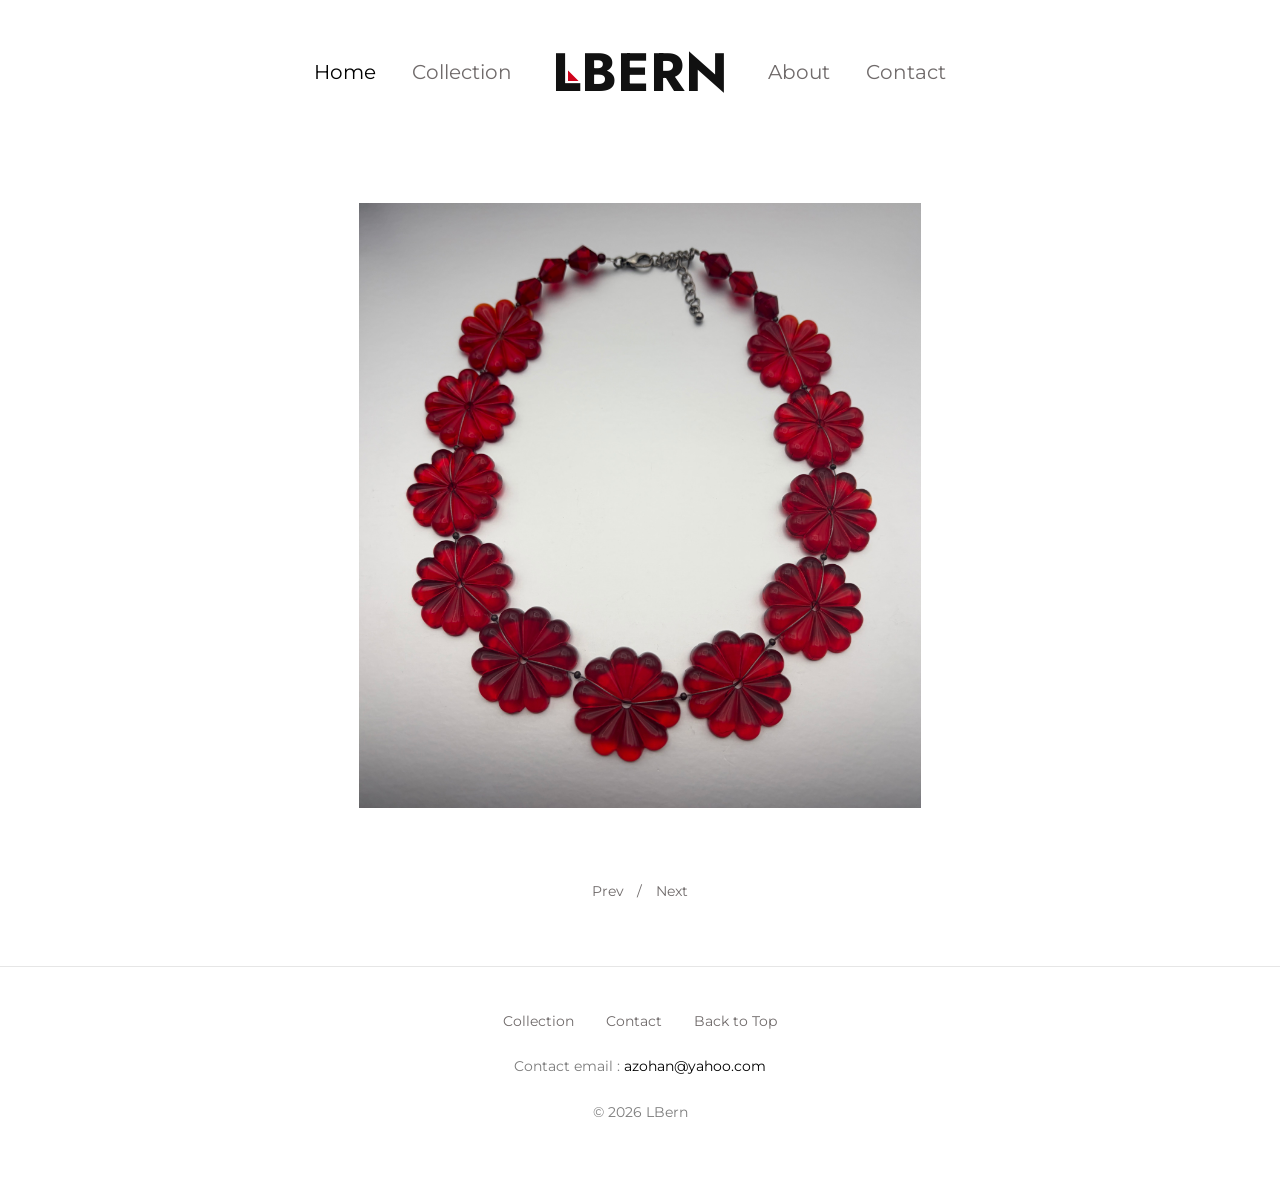
<file: index.html>
<!doctype html>
<html lang="en">
<head>
  <meta charset="utf-8">
  <meta name="viewport" content="width=device-width, initial-scale=1">
  <title>LBern</title>
  <meta name="description" content="LBern — handmade necklaces and jewelry.">
  <link rel="preconnect" href="https://fonts.googleapis.com">
  <link rel="preconnect" href="https://fonts.gstatic.com" crossorigin>
  <link href="https://fonts.googleapis.com/css2?family=Jost:wght@400;700&family=Montserrat:wght@400;600&display=swap" rel="stylesheet">
  <link rel="stylesheet" href="css/style.css">
</head>
<body id="top">
  <header id="header"></header>
  <main>
    <section id="slideshow" aria-label="Featured pieces"></section>
  </main>
  <footer id="footer"></footer>
  <script src="js/photos.js"></script>
  <script src="js/site.js"></script>
</body>
</html>
</file>
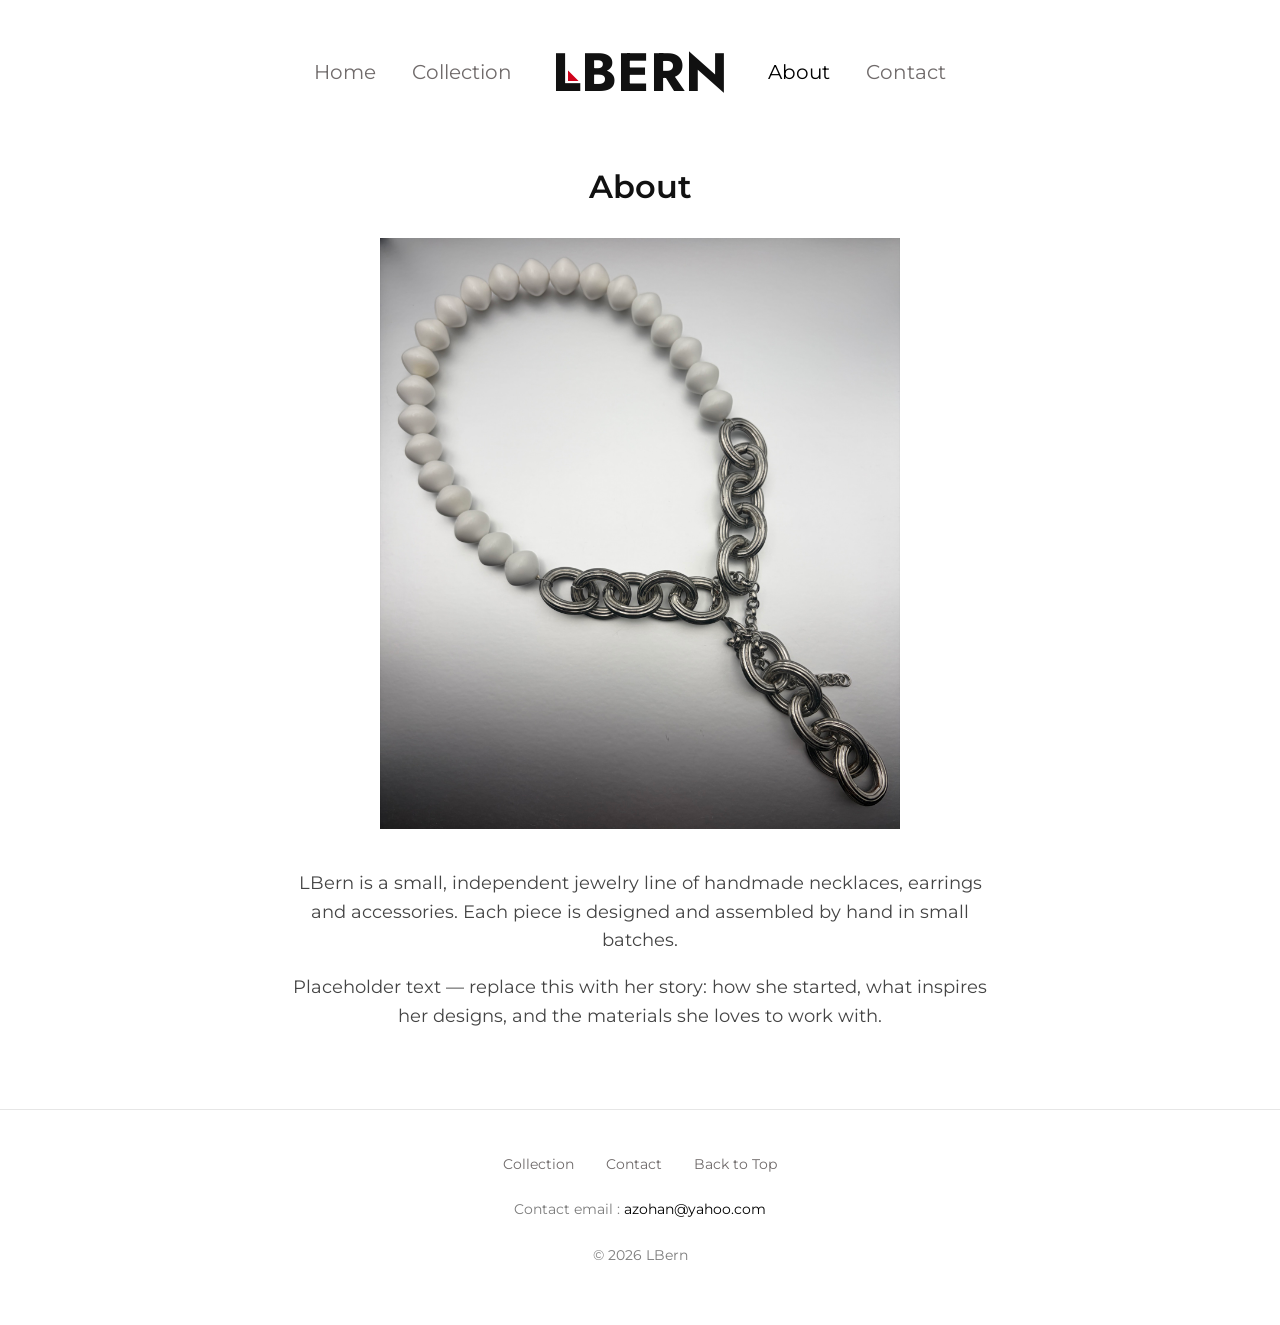
<file: about.html>
<!doctype html>
<html lang="en">
<head>
  <meta charset="utf-8">
  <meta name="viewport" content="width=device-width, initial-scale=1">
  <title>About — LBern</title>
  <meta name="description" content="LBern — handmade necklaces and jewelry.">
  <link rel="preconnect" href="https://fonts.googleapis.com">
  <link rel="preconnect" href="https://fonts.gstatic.com" crossorigin>
  <link href="https://fonts.googleapis.com/css2?family=Jost:wght@400;700&family=Montserrat:wght@400;600&display=swap" rel="stylesheet">
  <link rel="stylesheet" href="css/style.css">
</head>
<body id="top">
  <header id="header"></header>
  <main>
    <article class="text-page">
      <h1>About</h1>
      <img src="images/IMG_5002.jpg" alt="LBern necklace">
      <p>LBern is a small, independent jewelry line of handmade necklaces, earrings and accessories. Each piece is designed and assembled by hand in small batches.</p>
      <p>Placeholder text — replace this with her story: how she started, what inspires her designs, and the materials she loves to work with.</p>
    </article>
  </main>
  <footer id="footer"></footer>
  <script src="js/photos.js"></script>
  <script src="js/site.js"></script>
</body>
</html>
</file>
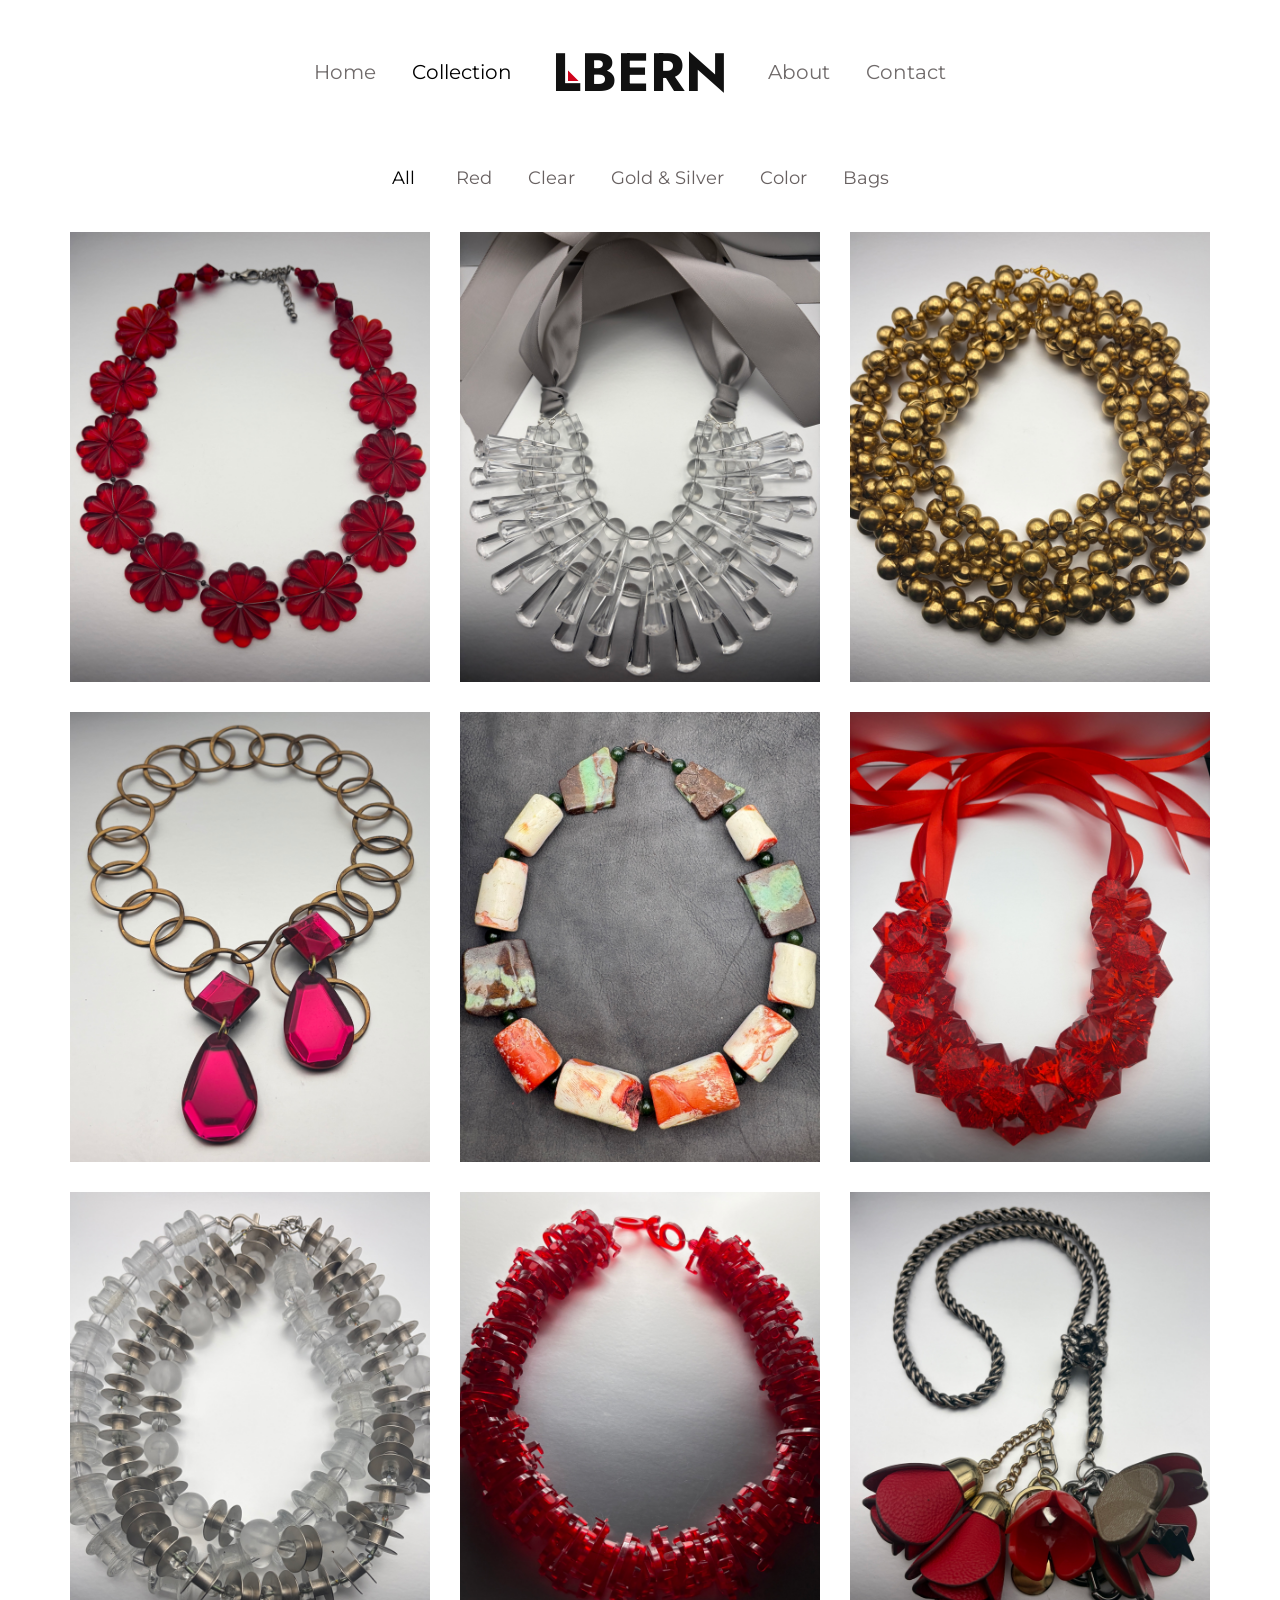
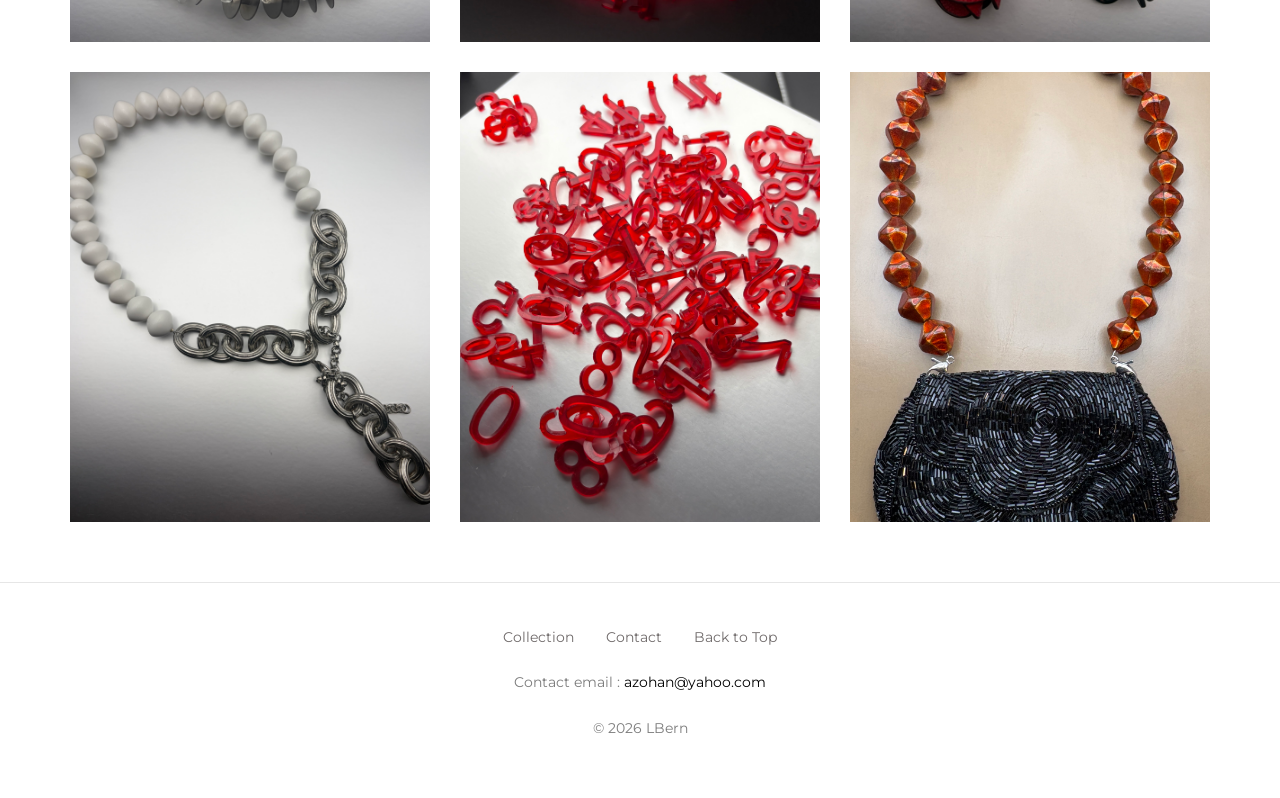
<file: collection.html>
<!doctype html>
<html lang="en">
<head>
  <meta charset="utf-8">
  <meta name="viewport" content="width=device-width, initial-scale=1">
  <title>Collection — LBern</title>
  <meta name="description" content="LBern — handmade necklaces and jewelry.">
  <link rel="preconnect" href="https://fonts.googleapis.com">
  <link rel="preconnect" href="https://fonts.gstatic.com" crossorigin>
  <link href="https://fonts.googleapis.com/css2?family=Jost:wght@400;700&family=Montserrat:wght@400;600&display=swap" rel="stylesheet">
  <link rel="stylesheet" href="css/style.css">
</head>
<body id="top">
  <header id="header"></header>
  <main>
    <nav id="category-nav" aria-label="Categories"></nav>
    <section id="grid"></section>
  </main>
  <div id="lightbox" hidden>
    <button class="lb-close">Close</button>
    <button class="lb-prev">Prev</button>
    <img alt="">
    <button class="lb-next">Next</button>
  </div>
  <footer id="footer"></footer>
  <script src="js/photos.js"></script>
  <script src="js/site.js"></script>
</body>
</html>
</file>
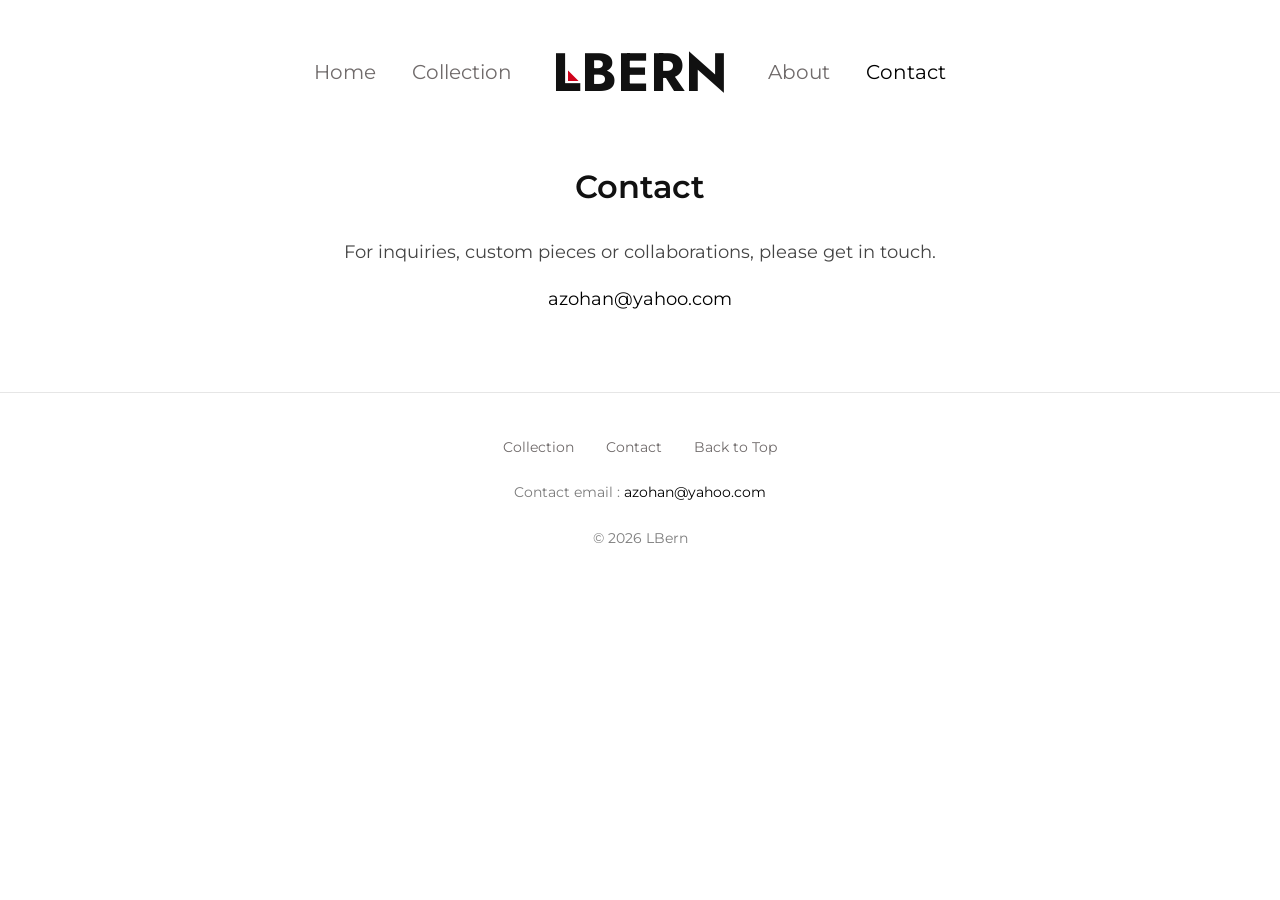
<file: contact.html>
<!doctype html>
<html lang="en">
<head>
  <meta charset="utf-8">
  <meta name="viewport" content="width=device-width, initial-scale=1">
  <title>Contact — LBern</title>
  <meta name="description" content="LBern — handmade necklaces and jewelry.">
  <link rel="preconnect" href="https://fonts.googleapis.com">
  <link rel="preconnect" href="https://fonts.gstatic.com" crossorigin>
  <link href="https://fonts.googleapis.com/css2?family=Jost:wght@400;700&family=Montserrat:wght@400;600&display=swap" rel="stylesheet">
  <link rel="stylesheet" href="css/style.css">
</head>
<body id="top">
  <header id="header"></header>
  <main>
    <article class="text-page">
      <h1>Contact</h1>
      <p>For inquiries, custom pieces or collaborations, please get in touch.</p>
      <p><a data-email href="#"></a></p>
    </article>
  </main>
  <footer id="footer"></footer>
  <script src="js/photos.js"></script>
  <script src="js/site.js"></script>
</body>
</html>
</file>
<file: css/style.css>
/* Colors and type mirror the reference site: white canvas, warm grey nav,
   near-black headings, Futura-style wordmark, Proxima-style body. */
:root {
  --bg: #fff;
  --text: #444;
  --heading: #111;
  --link: #000;
  --link-hover: #444;
  --nav: #706b6b;
  --nav-active: #000;
  --nav-hover: rgba(12, 8, 8, 0.95);
  --category: rgba(31, 20, 20, 0.68);
  --muted: rgba(68, 68, 68, 0.7);
  --rule: #e6e6e6;

  --font-title: "Jost", "Futura", "Century Gothic", sans-serif;
  --font-body: "Montserrat", "Helvetica Neue", Helvetica, Arial, sans-serif;

  --max-width: 1200px;
}

*, *::before, *::after { box-sizing: border-box; }

html { scroll-behavior: smooth; }

body {
  margin: 0;
  background: var(--bg);
  color: var(--text);
  font-family: var(--font-body);
  font-weight: 400;
  font-size: 18px;
  line-height: 1.6em;
  -webkit-font-smoothing: antialiased;
}
body.no-scroll { overflow: hidden; }

a, a:visited { color: var(--link); text-decoration: none; }
a:hover { color: var(--link-hover); }

h1, h2, h3 { color: var(--heading); font-weight: 600; line-height: 1.2em; }

img { max-width: 100%; display: block; }

button {
  font: inherit;
  color: inherit;
  background: none;
  border: 0;
  padding: 0;
  cursor: pointer;
}

/* ---------- Header (logo centered, navigation split either side) ---------- */
#header { padding: 40px 30px 30px; }

.header-inner {
  max-width: var(--max-width);
  margin: 0 auto;
  display: grid;
  grid-template-columns: 1fr auto 1fr;
  align-items: center;
  gap: 40px;
}

.site-title, .site-title:visited {
  font-family: var(--font-title);
  font-weight: 700;
  text-transform: uppercase;
  letter-spacing: 0;
  font-size: 54px;
  line-height: 1.2em;
  color: var(--heading);
}
.site-title:hover { color: var(--heading); }
/* Red right triangle tucked into the crook of the L (Jost 700: L is 0.528em
   wide, inner corner at 0.243em across, 0.145em up). Zero net width. */
.title-dot {
  display: inline-block;
  position: relative;
  bottom: 0.185em;
  width: 0.2em;
  height: 0.2em;
  margin: 0 0.045em 0 -0.245em;
  background: #d0021b;
  clip-path: polygon(0 0, 0 100%, 100% 100%);
}

.nav ul, .mobile-nav ul { list-style: none; margin: 0; padding: 0; }
.nav ul { display: flex; gap: 2em; }
.nav-left ul { justify-content: flex-end; }
.nav-right ul { justify-content: flex-start; }

.nav a, .nav a:visited, .mobile-nav a, .mobile-nav a:visited, .menu-toggle {
  font-family: var(--font-body);
  font-weight: 400;
  text-transform: capitalize;
  font-size: 20px;
  line-height: 40px;
  color: var(--nav);
}
.nav a:hover, .mobile-nav a:hover { color: var(--nav-hover); }
.nav .active a, .mobile-nav .active a { color: var(--nav-active); }

.menu-toggle { display: none; }
.mobile-nav { text-align: center; padding-top: 10px; }

/* ---------- Main ---------- */
main {
  max-width: var(--max-width);
  margin: 0 auto;
  padding: 20px 30px 60px;
}

.page-intro { text-align: center; max-width: 680px; margin: 0 auto 40px; }
.page-intro h1 { font-size: 32px; margin: 0 0 0.6em; }

/* ---------- Homepage slideshow ---------- */
#slideshow { max-width: 900px; margin: 0 auto; }

.slides {
  position: relative;
  aspect-ratio: 4 / 5;
  max-height: 78vh;
  margin: 0 auto;
  cursor: pointer;
}
.slides img {
  position: absolute;
  inset: 0;
  width: 100%;
  height: 100%;
  object-fit: contain;
  opacity: 0;
  transition: opacity 0.8s ease;
}
.slides img.active { opacity: 1; }

.gallery-controls {
  text-align: center;
  margin-top: 20px;
  font-size: 14px;
  letter-spacing: 1px;
  text-transform: uppercase;
  color: var(--nav);
}
.gallery-controls button:hover { color: var(--nav-active); }
.gallery-divider { margin: 0 0.6em; }

/* ---------- Collection ---------- */
#category-nav ul {
  list-style: none;
  margin: 0 0 30px;
  padding: 0;
  text-align: center;
}
#category-nav li { display: inline-block; margin: 0.5em 1em; }
#category-nav a, #category-nav a:visited {
  font-size: 18px;
  text-transform: capitalize;
  color: var(--category);
}
#category-nav a:hover, #category-nav a.active { color: #000; }

#grid {
  display: grid;
  grid-template-columns: repeat(3, 1fr);
  gap: 30px;
}
.grid-item { display: block; overflow: hidden; }
.grid-item img {
  width: 100%;
  aspect-ratio: 4 / 5;
  object-fit: cover;
  transition: opacity 0.3s ease;
}
.grid-item:hover img { opacity: 0.85; }

/* Lightbox */
#lightbox {
  position: fixed;
  inset: 0;
  z-index: 100;
  background: rgba(255, 255, 255, 0.97);
  display: flex;
  align-items: center;
  justify-content: center;
  padding: 60px 80px;
}
#lightbox[hidden] { display: none; }
#lightbox img { max-width: 100%; max-height: 100%; object-fit: contain; }
#lightbox button {
  position: absolute;
  color: var(--nav);
  font-size: 14px;
  letter-spacing: 1px;
  text-transform: uppercase;
  padding: 10px;
}
#lightbox button:hover { color: #000; }
.lb-close { top: 20px; right: 24px; }
.lb-prev { left: 16px; top: 50%; transform: translateY(-50%); }
.lb-next { right: 16px; top: 50%; transform: translateY(-50%); }

/* ---------- About / Contact ---------- */
.text-page {
  max-width: 720px;
  margin: 0 auto;
  text-align: center;
}
.text-page h1 { font-size: 32px; margin: 0.4em 0 1em; }
.text-page img { margin: 0 auto 40px; width: 100%; max-width: 520px; }

/* ---------- Footer ---------- */
#footer {
  border-top: 1px solid var(--rule);
  padding: 40px 30px 50px;
  text-align: center;
  font-size: 14px;
  color: var(--muted);
}
.footer-inner { max-width: var(--max-width); margin: 0 auto; }
.footer-inner p { margin: 0.4em 0; }
.footer-links { list-style: none; padding: 0; margin: 0 0 1.2em; }
.footer-links li { display: inline-block; margin: 0 1em; }
.footer-links a, .footer-links a:visited { color: var(--nav); }
.footer-links a:hover { color: #000; }
.copyright { margin-top: 1.2em !important; }

/* ---------- Responsive ---------- */
@media (max-width: 900px) {
  #grid { grid-template-columns: repeat(2, 1fr); gap: 20px; }
}

@media (max-width: 700px) {
  body { font-size: 16px; }
  #header { padding: 24px 16px 16px; }
  .header-inner { grid-template-columns: 1fr; gap: 4px; text-align: center; }
  .nav { display: none; }
  .site-title { font-size: 40px; }
  .menu-toggle { display: block; margin: 0 auto; font-size: 16px; }
  main { padding: 10px 16px 40px; }
  #grid { gap: 12px; }
  #category-nav a { font-size: 16px; }
  #lightbox { padding: 50px 16px; }
  .lb-prev, .lb-next { top: auto !important; bottom: 10px; transform: none !important; }
  #footer { padding: 30px 16px 40px; }
}
</file>
